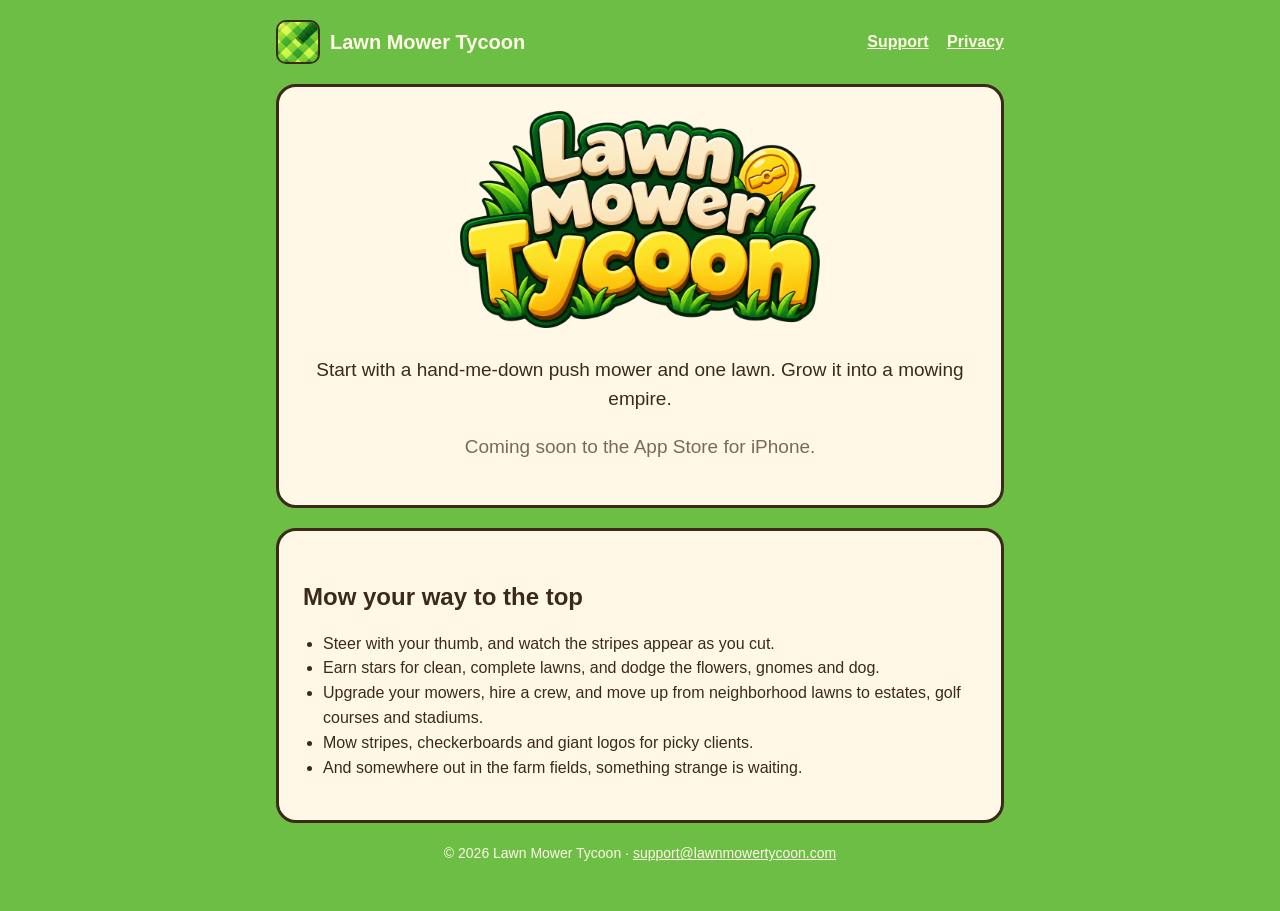
<file: index.html>
<!doctype html>
<html lang="en">
  <head>
    <meta charset="utf-8" />
    <meta name="viewport" content="width=device-width, initial-scale=1" />
    <title>Lawn Mower Tycoon</title>
    <meta name="description" content="Start a lawn mowing business with one push mower and grow it into a mowing empire. A cozy tycoon game for iPhone." />
    <link rel="icon" href="/icon.png" />
    <link rel="stylesheet" href="/style.css" />
  </head>
  <body>
    <header>
      <a class="home" href="/"><img src="/icon.png" alt="" />Lawn Mower Tycoon</a>
      <nav>
        <a href="/support">Support</a>
        <a href="/privacy">Privacy</a>
      </nav>
    </header>
    <main>
<section class="panel hero">
  <img class="logo" src="/logo.png" alt="Lawn Mower Tycoon" />
  <p>Start with a hand-me-down push mower and one lawn. Grow it into a mowing empire.</p>
  <p class="muted">Coming soon to the App Store for iPhone.</p>
</section>

<section class="panel">
  <h2>Mow your way to the top</h2>
  <ul class="features">
    <li>Steer with your thumb, and watch the stripes appear as you cut.</li>
    <li>Earn stars for clean, complete lawns, and dodge the flowers, gnomes and dog.</li>
    <li>Upgrade your mowers, hire a crew, and move up from neighborhood lawns to estates, golf courses and stadiums.</li>
    <li>Mow stripes, checkerboards and giant logos for picky clients.</li>
    <li>And somewhere out in the farm fields, something strange is waiting.</li>
  </ul>
</section>

    </main>
    <footer>
      <p>&copy; 2026 Lawn Mower Tycoon &middot; <a href="mailto:support@lawnmowertycoon.com">support@lawnmowertycoon.com</a></p>
    </footer>
  </body>
</html>
</file>
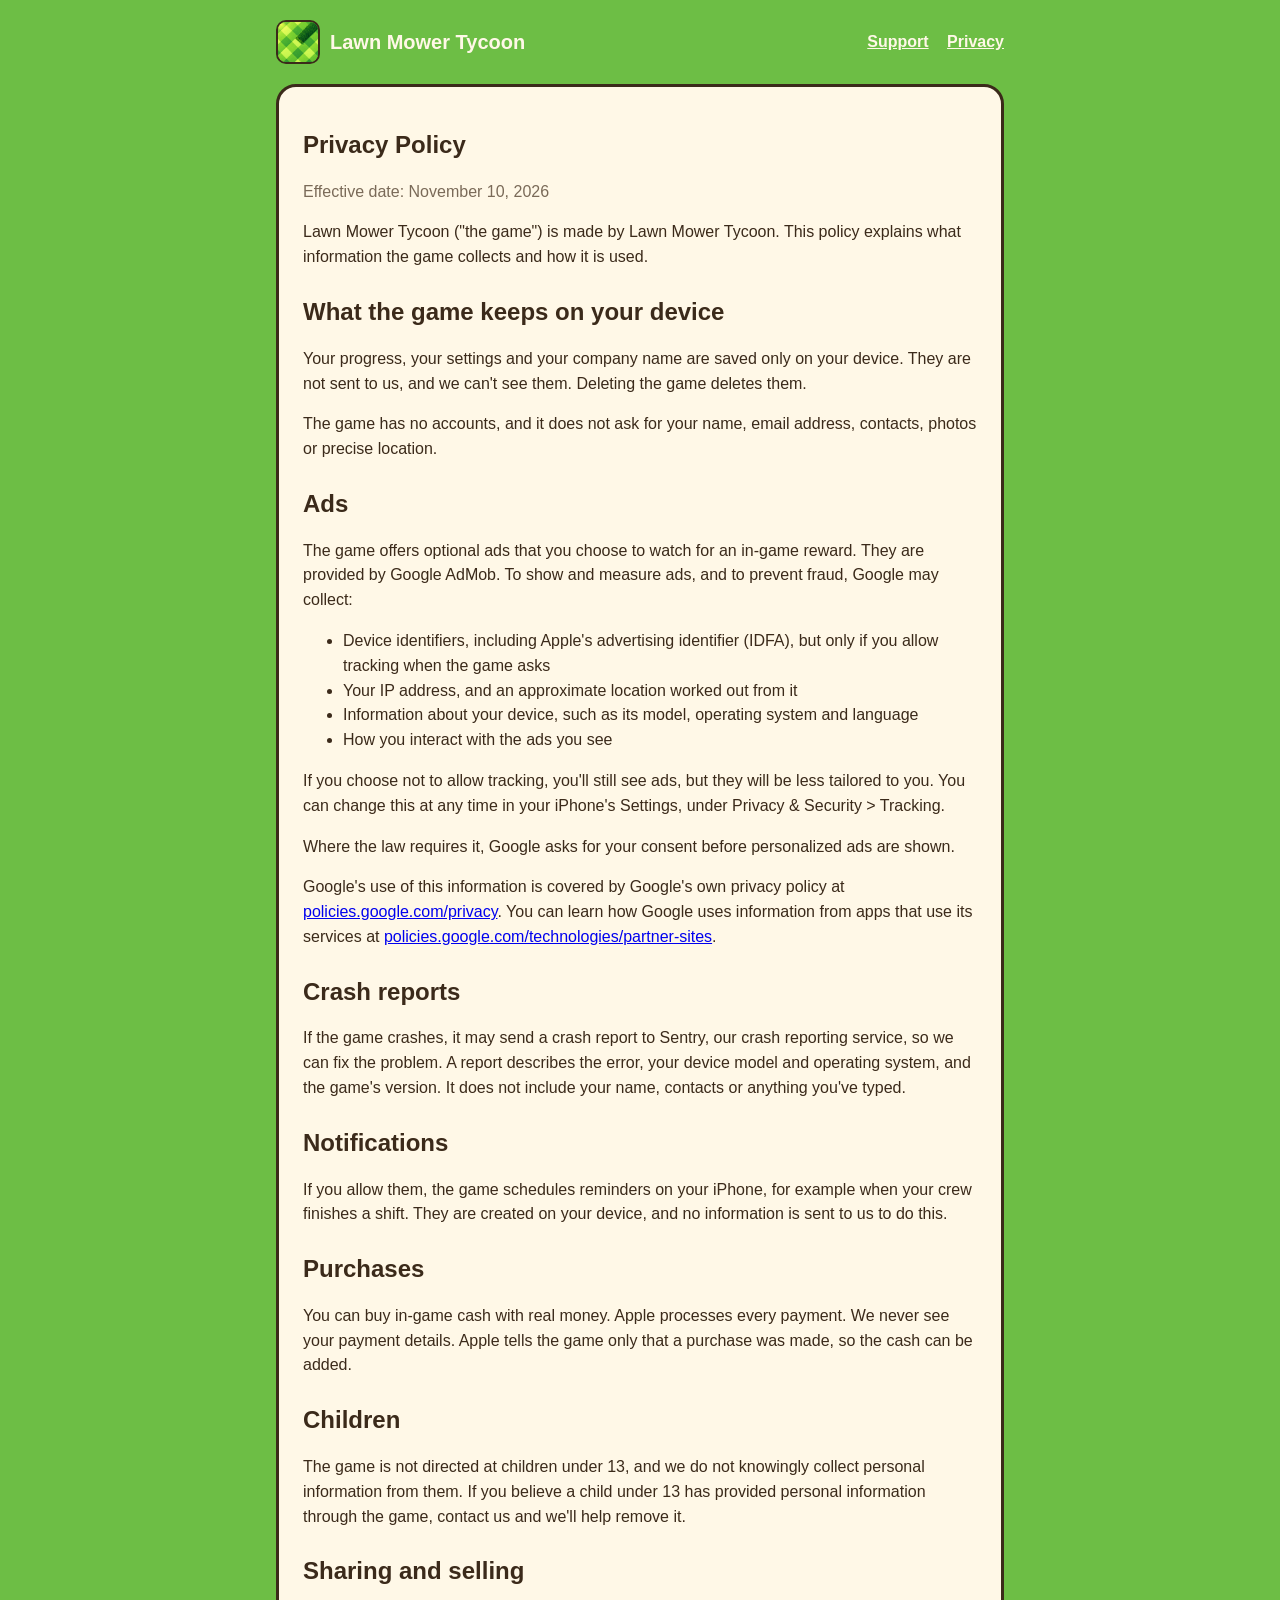
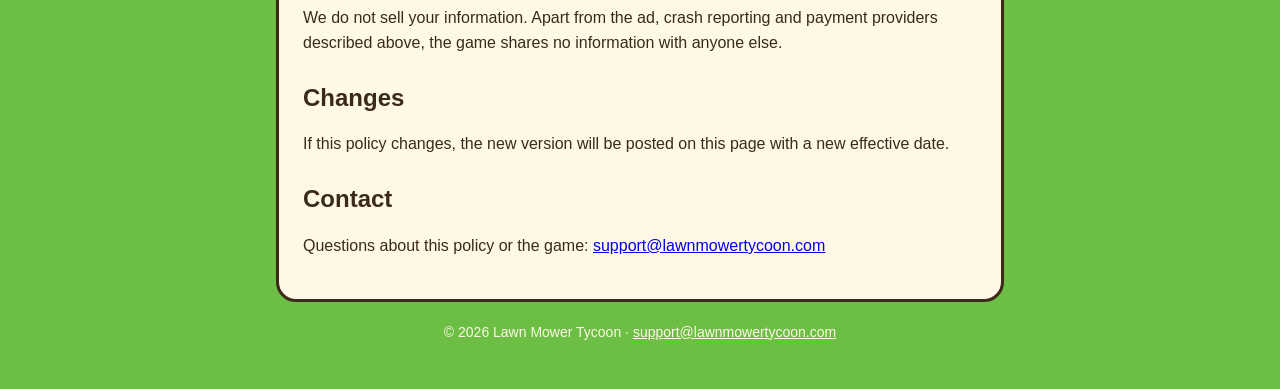
<file: privacy/index.html>
<!doctype html>
<html lang="en">
  <head>
    <meta charset="utf-8" />
    <meta name="viewport" content="width=device-width, initial-scale=1" />
    <title>Privacy Policy - Lawn Mower Tycoon</title>
    <meta name="description" content="How Lawn Mower Tycoon handles your information." />
    <link rel="icon" href="/icon.png" />
    <link rel="stylesheet" href="/style.css" />
  </head>
  <body>
    <header>
      <a class="home" href="/"><img src="/icon.png" alt="" />Lawn Mower Tycoon</a>
      <nav>
        <a href="/support">Support</a>
        <a href="/privacy">Privacy</a>
      </nav>
    </header>
    <main>
<section class="panel">
  <h1>Privacy Policy</h1>
  <p class="muted">Effective date: November 10, 2026</p>
  <p>Lawn Mower Tycoon ("the game") is made by Lawn Mower Tycoon. This policy explains what information the game collects and how it is used.</p>

  <h2>What the game keeps on your device</h2>
  <p>Your progress, your settings and your company name are saved only on your device. They are not sent to us, and we can't see them. Deleting the game deletes them.</p>
  <p>The game has no accounts, and it does not ask for your name, email address, contacts, photos or precise location.</p>

  <h2>Ads</h2>
  <p>The game offers optional ads that you choose to watch for an in-game reward. They are provided by Google AdMob. To show and measure ads, and to prevent fraud, Google may collect:</p>
  <ul>
    <li>Device identifiers, including Apple's advertising identifier (IDFA), but only if you allow tracking when the game asks</li>
    <li>Your IP address, and an approximate location worked out from it</li>
    <li>Information about your device, such as its model, operating system and language</li>
    <li>How you interact with the ads you see</li>
  </ul>
  <p>If you choose not to allow tracking, you'll still see ads, but they will be less tailored to you. You can change this at any time in your iPhone's Settings, under Privacy &amp; Security &gt; Tracking.</p>
  <p>Where the law requires it, Google asks for your consent before personalized ads are shown.</p>
  <p>Google's use of this information is covered by Google's own privacy policy at <a href="https://policies.google.com/privacy">policies.google.com/privacy</a>. You can learn how Google uses information from apps that use its services at <a href="https://policies.google.com/technologies/partner-sites">policies.google.com/technologies/partner-sites</a>.</p>

  <h2>Crash reports</h2>
  <p>If the game crashes, it may send a crash report to Sentry, our crash reporting service, so we can fix the problem. A report describes the error, your device model and operating system, and the game's version. It does not include your name, contacts or anything you've typed.</p>

  <h2>Notifications</h2>
  <p>If you allow them, the game schedules reminders on your iPhone, for example when your crew finishes a shift. They are created on your device, and no information is sent to us to do this.</p>

  <h2>Purchases</h2>
  <p>You can buy in-game cash with real money. Apple processes every payment. We never see your payment details. Apple tells the game only that a purchase was made, so the cash can be added.</p>

  <h2>Children</h2>
  <p>The game is not directed at children under 13, and we do not knowingly collect personal information from them. If you believe a child under 13 has provided personal information through the game, contact us and we'll help remove it.</p>

  <h2>Sharing and selling</h2>
  <p>We do not sell your information. Apart from the ad, crash reporting and payment providers described above, the game shares no information with anyone else.</p>

  <h2>Changes</h2>
  <p>If this policy changes, the new version will be posted on this page with a new effective date.</p>

  <h2>Contact</h2>
  <p>Questions about this policy or the game: <a href="mailto:support@lawnmowertycoon.com">support@lawnmowertycoon.com</a></p>
</section>

    </main>
    <footer>
      <p>&copy; 2026 Lawn Mower Tycoon &middot; <a href="mailto:support@lawnmowertycoon.com">support@lawnmowertycoon.com</a></p>
    </footer>
  </body>
</html>
</file>
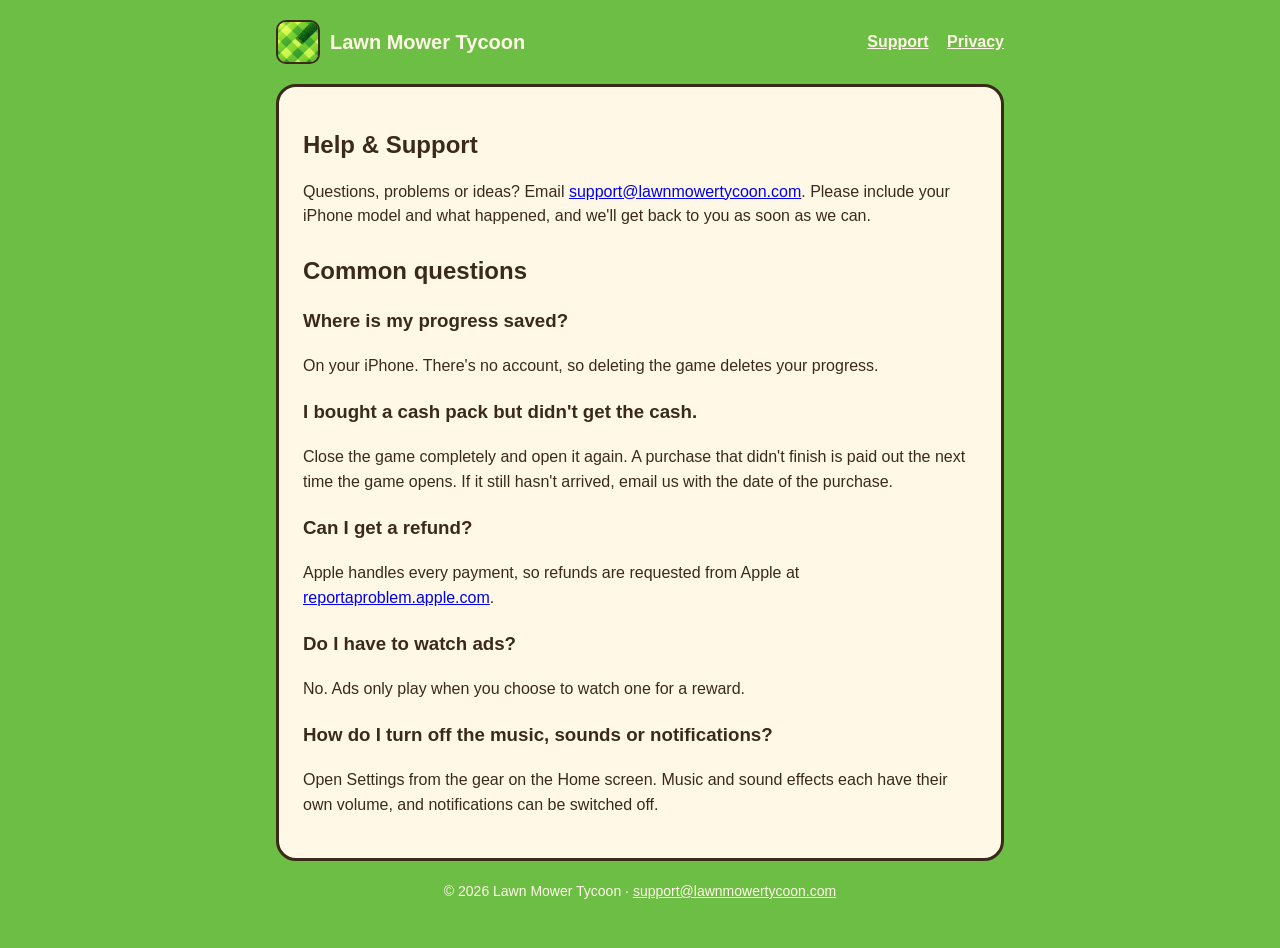
<file: support/index.html>
<!doctype html>
<html lang="en">
  <head>
    <meta charset="utf-8" />
    <meta name="viewport" content="width=device-width, initial-scale=1" />
    <title>Support - Lawn Mower Tycoon</title>
    <meta name="description" content="Help and contact details for Lawn Mower Tycoon." />
    <link rel="icon" href="/icon.png" />
    <link rel="stylesheet" href="/style.css" />
  </head>
  <body>
    <header>
      <a class="home" href="/"><img src="/icon.png" alt="" />Lawn Mower Tycoon</a>
      <nav>
        <a href="/support">Support</a>
        <a href="/privacy">Privacy</a>
      </nav>
    </header>
    <main>
<section class="panel">
  <h1>Help &amp; Support</h1>
  <p>Questions, problems or ideas? Email <a href="mailto:support@lawnmowertycoon.com">support@lawnmowertycoon.com</a>. Please include your iPhone model and what happened, and we'll get back to you as soon as we can.</p>

  <h2>Common questions</h2>

  <h3>Where is my progress saved?</h3>
  <p>On your iPhone. There's no account, so deleting the game deletes your progress.</p>

  <h3>I bought a cash pack but didn't get the cash.</h3>
  <p>Close the game completely and open it again. A purchase that didn't finish is paid out the next time the game opens. If it still hasn't arrived, email us with the date of the purchase.</p>

  <h3>Can I get a refund?</h3>
  <p>Apple handles every payment, so refunds are requested from Apple at <a href="https://reportaproblem.apple.com">reportaproblem.apple.com</a>.</p>

  <h3>Do I have to watch ads?</h3>
  <p>No. Ads only play when you choose to watch one for a reward.</p>

  <h3>How do I turn off the music, sounds or notifications?</h3>
  <p>Open Settings from the gear on the Home screen. Music and sound effects each have their own volume, and notifications can be switched off.</p>
</section>

    </main>
    <footer>
      <p>&copy; 2026 Lawn Mower Tycoon &middot; <a href="mailto:support@lawnmowertycoon.com">support@lawnmowertycoon.com</a></p>
    </footer>
  </body>
</html>
</file>
<file: style.css>
:root {
  --lawn: #6dbe45;
  --lawn-dark: #4c9a2a;
  --cream: #fff8e7;
  --brown: #3b2a1a;
  --muted: #7a6a58;
}

* {
  box-sizing: border-box;
}

body {
  margin: 0;
  background: var(--lawn);
  color: var(--brown);
  font-family: -apple-system, BlinkMacSystemFont, 'Segoe UI', Roboto, Helvetica, Arial, sans-serif;
  line-height: 1.55;
}

header,
main,
footer {
  max-width: 760px;
  margin: 0 auto;
  padding: 0 16px;
}

header {
  display: flex;
  align-items: center;
  justify-content: space-between;
  gap: 12px;
  padding-top: 20px;
  padding-bottom: 20px;
}

header a.home {
  display: flex;
  align-items: center;
  gap: 10px;
  color: var(--cream);
  font-weight: 800;
  font-size: 20px;
  text-decoration: none;
}

header img {
  width: 44px;
  height: 44px;
  border-radius: 10px;
  border: 2px solid var(--brown);
}

nav a {
  color: var(--cream);
  font-weight: 700;
  margin-left: 14px;
}

.panel {
  background: var(--cream);
  border: 3px solid var(--brown);
  border-radius: 20px;
  padding: 24px;
  margin-bottom: 20px;
}

.hero {
  text-align: center;
}

.hero img.logo {
  width: min(360px, 100%);
}

.hero p {
  font-size: 19px;
}

h1,
h2 {
  line-height: 1.2;
}

h2 {
  margin-top: 28px;
}

.muted {
  color: var(--muted);
}

.button {
  display: inline-block;
  background: var(--lawn-dark);
  color: #fff;
  font-weight: 800;
  border-radius: 14px;
  padding: 12px 22px;
  text-decoration: none;
  border: 2px solid var(--brown);
}

ul.features {
  padding-left: 20px;
}

footer {
  color: var(--cream);
  font-size: 14px;
  padding-bottom: 32px;
  text-align: center;
}

footer a {
  color: var(--cream);
}
</file>
